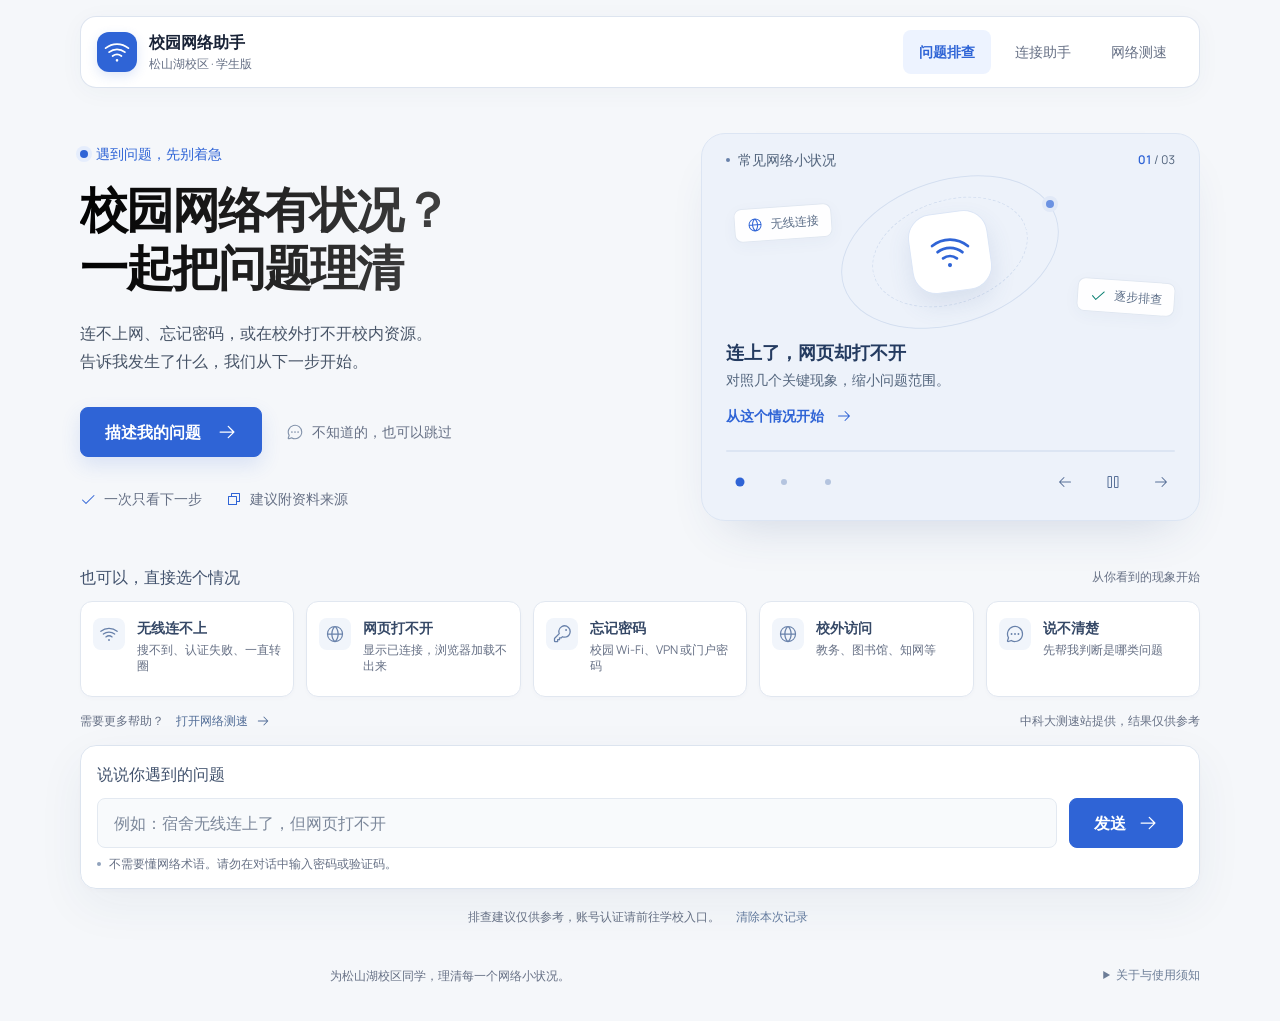
<file: index.html>
<!DOCTYPE html>
<html lang="zh-CN">
<head>
<meta charset="UTF-8">
<meta name="viewport" content="width=device-width, initial-scale=1, viewport-fit=cover">
<meta name="theme-color" content="#F5F7FA">
<title>松山湖校区学生网络排障助手</title>
<meta name="description" content="广东科技学院松山湖校区学生校园 Wi-Fi、VPN 密码、WebVPN 排障助手。依据校方公开资料和对照观察给出下一步，标注来源与未知项。">
<link rel="stylesheet" href="./assets/styles.css">
<link rel="stylesheet" href="./assets/visual.css">
<link rel="icon" type="image/svg+xml" href="./assets/favicon.svg">
</head>
<body>
<a class="skip-link" href="#view">跳到主要内容</a>

<div class="app">
  <header class="topbar">
    <button class="brand" type="button" data-action="home" aria-label="返回网络助手首页">
      <span class="brand__mark" aria-hidden="true"><svg viewBox="0 0 256 256" fill="currentColor"><path d="M140,204a12,12,0,1,1-12-12A12,12,0,0,1,140,204ZM237.08,87A172,172,0,0,0,18.92,87,8,8,0,0,0,29.08,99.37a156,156,0,0,1,197.84,0A8,8,0,0,0,237.08,87ZM205,122.77a124,124,0,0,0-153.94,0A8,8,0,0,0,61,135.31a108,108,0,0,1,134.06,0,8,8,0,0,0,11.24-1.3A8,8,0,0,0,205,122.77Zm-32.26,35.76a76.05,76.05,0,0,0-89.42,0,8,8,0,0,0,9.42,12.94,60,60,0,0,1,70.58,0,8,8,0,1,0,9.42-12.94Z"/></svg></span>
      <span class="brand__text">
        <strong>校园网络助手</strong>
        <small>松山湖校区 · 学生版</small>
      </span>
    </button>
    <nav class="topbar__nav" aria-label="主要功能">
      <span class="topbar__current" aria-current="page">问题排查</span>
      <a href="campus-connect/index.html">连接助手</a>
      <button type="button" class="topbar__action" data-action="speedtest-open" aria-haspopup="dialog">网络测速</button>
    </nav>
    <button type="button" class="btn btn--ghost btn--sm" id="btn-restart" hidden>重新开始</button>
  </header>

  <main class="layout layout--chat">
    <section class="stage stage--chat">
      <ol class="steps-bar" id="steps-bar" hidden aria-label="排查进度"></ol>
      <div id="chat-thread" class="chat-thread" aria-live="polite"></div>
      <div id="view" class="view chat-current chat-live" tabindex="-1"></div>

      <form class="chat-composer" id="chat-composer" autocomplete="off">
        <label class="chat-composer__label title-3" for="chat-input">说说你遇到的问题</label>
        <div class="chat-chips" aria-label="快捷问题">
          <button type="button" class="chip" data-action="chat-chip" data-text="我的 Wi-Fi 连不上">连不上网</button>
          <button type="button" class="chip" data-action="chat-chip" data-text="我忘记了校园 Wi-Fi 密码">忘记密码</button>
          <button type="button" class="chip" data-action="chat-chip" data-text="校园网套餐多少钱">套餐价格</button>
          <button type="button" class="chip" data-action="chat-chip" data-text="我在校外打不开教务系统">校外访问校内资源</button>
          <button type="button" class="chip" data-action="chat-chip" data-text="我想找人工帮忙">找人工</button>
        </div>
        <div class="chat-composer__row">
          <input id="chat-input" type="text" maxlength="500" placeholder="例如：宿舍无线连上了，但网页打不开" aria-label="描述你的网络问题">
          <button type="submit" class="btn btn--primary chat-send" aria-label="发送消息"><span>发送</span><svg class="ui-icon" viewBox="0 0 256 256" fill="currentColor" aria-hidden="true"><path d="M221.66,133.66l-72,72a8,8,0,0,1-11.32-11.32L196.69,136H40a8,8,0,0,1,0-16H196.69L138.34,61.66a8,8,0,0,1,11.32-11.32l72,72A8,8,0,0,1,221.66,133.66Z"/></svg></button>
        </div>
        <p class="chat-composer__note">不需要懂网络术语。请勿在对话中输入密码或验证码。</p>
      </form>

      <p class="chat-foot">
        排查建议仅供参考，账号认证请前往学校入口。
        <button type="button" class="chat-foot__clear" data-action="clear">清除本次记录</button>
      </p>
    </section>
  </main>

  <footer class="footer">
    <p class="footer__signature">为松山湖校区同学，理清每一个网络小状况。</p>
    <details class="about-disclosure">
      <summary>关于与使用须知</summary>
      <div>
        <p>本工具依据校方公开资料和用户反馈提供排查参考；通用设备建议会另行标注，不构成官方答复，也不代表已经报修。</p>
        <p>聊天排障不提交工单、不扫描校园网络、不修改设备设置。连接助手的操作由你主动发起，运行条件见该页面说明。</p>
        <p class="footer__meta">资料核验基准日 2026-11-07 · 广东科技学院松山湖校区在校学生适用</p>
      </div>
    </details>
  </footer>
</div>

<div class="speed-layer" id="speed-layer" hidden>
  <div class="speed-dialog" role="dialog" aria-modal="true" aria-labelledby="speed-title">
    <div class="speed-dialog__head">
      <h2 class="speed-dialog__title" id="speed-title">网络测速</h2>
      <button type="button" class="speed-dialog__close" data-action="speedtest-close" aria-label="关闭网络测速" title="关闭">
        <svg class="ui-icon" viewBox="0 0 256 256" fill="currentColor" aria-hidden="true" focusable="false"><path d="M205.66,194.34a8,8,0,0,1-11.32,11.32L128,139.31,61.66,205.66a8,8,0,0,1-11.32-11.32L116.69,128,50.34,61.66a8,8,0,0,1,11.32-11.32L128,116.69l66.34-66.35a8,8,0,0,1,11.32,11.32L139.31,128Z"/></svg>
      </button>
    </div>
    <div class="speed-dialog__body" id="speed-body"></div>
  </div>
</div>

<div class="toast" id="toast" role="status" aria-live="polite"></div>

<script src="./data/knowledge.js"></script>
<script src="./data/knowledge-base.js"></script>
<script src="./data/diagnostics.js"></script>
<script src="./js/session.js"></script>
<script src="./js/diagnostics.js"></script>
<script src="./js/engine.js"></script>
<script src="./js/icons.js"></script>
<script src="./js/ui.js"></script>
<script src="./js/api.js"></script>
<script src="./js/welcome.js"></script>
<script src="./js/app.js"></script>
</body>
</html>
</file>
<file: assets/styles.css>
:root {
  --bg: #f5f7fa;
  --surface: #ffffff;
  --ink: #101828;
  --ink-2: #344054;
  --muted: #667085;
  --line: #e4e7ec;
  --brand: #12457a;
  --brand-2: #0b3157;
  --brand-soft: #eef4fb;
  --accent: #0e9384;
  --accent-soft: #ecfdf3;
  --warn: #b54708;
  --warn-soft: #fffaeb;
  --danger: #b42318;
  --radius: 16px;
  --shadow: 0 1px 2px rgba(16, 24, 40, .06), 0 12px 32px -18px rgba(16, 24, 40, .28);
  --sans: -apple-system, BlinkMacSystemFont, "Segoe UI", "PingFang SC", "Hiragino Sans GB", "Microsoft YaHei", "Helvetica Neue", Arial, sans-serif;
}

* { box-sizing: border-box; }

html { -webkit-text-size-adjust: 100%; }

body {
  margin: 0;
  background: var(--bg);
  color: var(--ink);
  font-family: var(--sans);
  font-size: 16px;
  line-height: 1.6;
  -webkit-font-smoothing: antialiased;
}

button { font: inherit; color: inherit; }
h1, h2, h3, p, ul, ol { margin: 0; }
ul, ol { padding: 0; list-style: none; }

.skip-link {
  position: absolute;
  left: -9999px;
  top: 8px;
  padding: 10px 16px;
  background: var(--surface);
  border-radius: 10px;
  z-index: 60;
}
.skip-link:focus { left: 8px; }

.app {
  min-height: 100vh;
  display: flex;
  flex-direction: column;
}

/* ---------- 顶栏 ---------- */
.topbar {
  position: sticky;
  top: 0;
  z-index: 40;
  display: flex;
  align-items: center;
  justify-content: space-between;
  gap: 12px;
  padding: 12px 16px;
  padding-top: calc(12px + env(safe-area-inset-top, 0px));
  background: linear-gradient(135deg, var(--brand-2), var(--brand));
  color: #fff;
}

.brand {
  display: flex;
  align-items: center;
  gap: 10px;
  min-width: 0;
}

.brand__mark {
  display: grid;
  place-items: center;
  width: 34px;
  height: 34px;
  flex: 0 0 34px;
  border-radius: 10px;
  background: rgba(255, 255, 255, .16);
  border: 1px solid rgba(255, 255, 255, .28);
  font-size: 15px;
  font-weight: 700;
}

.brand__text {
  display: flex;
  flex-direction: column;
  line-height: 1.25;
  min-width: 0;
}
.brand__text strong { font-size: 15px; letter-spacing: .2px; }
.brand__text small { font-size: 11px; color: rgba(255, 255, 255, .72); }

/* ---------- 布局 ---------- */
.layout {
  width: 100%;
  max-width: 1120px;
  margin: 0 auto;
  padding: 16px;
  display: grid;
  gap: 16px;
  flex: 1;
  align-items: start;
}

.stage { min-width: 0; }

@media (min-width: 1000px) {
  .layout {
    padding: 24px;
    grid-template-columns: minmax(0, 1fr) 316px;
    gap: 24px;
  }
}

/* ---------- 进度条 ---------- */
.steps-bar {
  display: flex;
  align-items: center;
  gap: 4px;
  margin-bottom: 14px;
  padding: 0 2px;
  counter-reset: step;
}

.steps-bar li {
  flex: 1;
  position: relative;
  display: flex;
  align-items: center;
  gap: 6px;
  font-size: 12px;
  color: var(--muted);
  min-width: 0;
}

.steps-bar li::before {
  counter-increment: step;
  content: counter(step);
  display: grid;
  place-items: center;
  width: 22px;
  height: 22px;
  flex: 0 0 22px;
  border-radius: 50%;
  background: var(--line);
  color: var(--muted);
  font-size: 11px;
  font-weight: 700;
}

.steps-bar li::after {
  content: "";
  flex: 1;
  height: 2px;
  background: var(--line);
  border-radius: 2px;
  margin-left: 4px;
  min-width: 8px;
}
.steps-bar li:last-child::after { display: none; }

.steps-bar li span {
  overflow: hidden;
  text-overflow: ellipsis;
  white-space: nowrap;
}

.steps-bar li.is-done::before {
  content: "✓";
  background: var(--brand);
  color: #fff;
}
.steps-bar li.is-done::after { background: var(--brand); }

.steps-bar li.is-current { color: var(--brand); font-weight: 600; }
.steps-bar li.is-current::before {
  background: var(--brand);
  color: #fff;
  box-shadow: 0 0 0 3px rgba(18, 69, 122, .14);
}

/* ---------- 卡片 ---------- */
.card {
  background: var(--surface);
  border: 1px solid var(--line);
  border-radius: var(--radius);
  box-shadow: var(--shadow);
  padding: 20px;
  animation: rise .28s ease both;
}

@media (min-width: 640px) {
  .card { padding: 26px; }
}

@keyframes rise {
  from { opacity: 0; transform: translateY(8px); }
  to { opacity: 1; transform: none; }
}

@media (prefers-reduced-motion: reduce) {
  .card { animation: none; }
}

.card__eyebrow {
  display: inline-block;
  font-size: 11px;
  font-weight: 700;
  letter-spacing: .12em;
  text-transform: uppercase;
  color: var(--accent);
  margin-bottom: 8px;
}

.card__title {
  font-size: 20px;
  line-height: 1.35;
  letter-spacing: -.01em;
  margin-bottom: 6px;
}

.card__hint {
  color: var(--muted);
  font-size: 14px;
  margin-bottom: 18px;
}

.card__body {
  color: var(--ink-2);
  font-size: 15px;
}

/* ---------- 首页 ---------- */
.hero {
  padding: 8px 4px 20px;
}

.hero__eyebrow {
  display: inline-flex;
  align-items: center;
  gap: 6px;
  font-size: 12px;
  font-weight: 600;
  color: var(--brand);
  background: var(--brand-soft);
  border: 1px solid #d7e4f2;
  border-radius: 999px;
  padding: 4px 10px;
  margin-bottom: 14px;
}

.hero__title {
  font-size: 26px;
  line-height: 1.3;
  letter-spacing: -.02em;
  margin-bottom: 10px;
}

.hero__title em {
  font-style: normal;
  color: var(--brand);
}

.hero__lead {
  color: var(--muted);
  font-size: 15px;
  max-width: 46ch;
}

@media (min-width: 640px) {
  .hero__title { font-size: 32px; }
}

.entry-grid {
  display: grid;
  gap: 12px;
}

@media (min-width: 640px) {
  .entry-grid { grid-template-columns: 1fr 1fr; }
}

.entry {
  display: grid;
  grid-template-columns: auto 1fr auto;
  grid-template-areas:
    "no title go"
    "no desc  go";
  gap: 2px 12px;
  width: 100%;
  text-align: left;
  padding: 16px 18px;
  background: var(--surface);
  border: 1px solid var(--line);
  border-radius: 14px;
  box-shadow: 0 1px 2px rgba(16, 24, 40, .04);
  cursor: pointer;
  transition: border-color .16s, box-shadow .16s, transform .16s;
}

.entry:hover { border-color: #b9cfe6; box-shadow: var(--shadow); }
.entry:active { transform: scale(.99); }

.entry__no {
  grid-area: no;
  align-self: center;
  font-size: 12px;
  font-weight: 700;
  color: var(--brand);
  background: var(--brand-soft);
  border-radius: 8px;
  padding: 6px 7px;
  line-height: 1;
}

.entry__title { grid-area: title; font-size: 16px; font-weight: 600; }
.entry__desc { grid-area: desc; font-size: 13px; color: var(--muted); }
.entry__go {
  grid-area: go;
  align-self: center;
  color: var(--brand);
  font-size: 18px;
  opacity: .5;
  transition: opacity .16s, transform .16s;
}
.entry:hover .entry__go { opacity: 1; transform: translateX(2px); }

/* ---------- 选项按钮 ---------- */
.opt-list {
  display: grid;
  gap: 10px;
}

.opt {
  display: flex;
  align-items: center;
  justify-content: space-between;
  gap: 12px;
  width: 100%;
  text-align: left;
  padding: 14px 16px;
  background: #fff;
  border: 1px solid var(--line);
  border-radius: 12px;
  font-size: 15px;
  cursor: pointer;
  transition: border-color .16s, background .16s, transform .1s;
}

.opt:hover { border-color: var(--brand); background: var(--brand-soft); }
.opt:active { transform: scale(.995); }

.opt::after {
  content: "→";
  color: var(--brand);
  opacity: .45;
  flex: 0 0 auto;
}

/* ---------- 步骤 ---------- */
.step-list { display: grid; gap: 10px; }

.step-item {
  border: 1px solid var(--line);
  border-radius: 12px;
  padding: 14px;
  background: #fff;
  transition: border-color .2s, background .2s;
}

.step-item.is-done { border-color: #b7e4d8; background: var(--accent-soft); }
.step-item.is-skip { background: #fafafa; }

.step-item__top {
  display: flex;
  gap: 10px;
  align-items: flex-start;
}

.step-item__idx {
  flex: 0 0 22px;
  height: 22px;
  display: grid;
  place-items: center;
  border-radius: 50%;
  background: var(--brand-soft);
  color: var(--brand);
  font-size: 12px;
  font-weight: 700;
  margin-top: 1px;
}

.step-item__text { font-size: 15px; color: var(--ink-2); }

.step-item__note {
  margin: 6px 0 0 32px;
  font-size: 13px;
  color: var(--muted);
}

.step-item__actions {
  display: flex;
  flex-wrap: wrap;
  gap: 8px;
  margin: 12px 0 0 32px;
}

.chip {
  padding: 6px 12px;
  border-radius: 999px;
  border: 1px solid var(--line);
  background: #fff;
  font-size: 13px;
  color: var(--ink-2);
  cursor: pointer;
  transition: all .16s;
}

.chip:hover { border-color: var(--brand); color: var(--brand); }
.chip[aria-pressed="true"] { background: var(--brand); border-color: var(--brand); color: #fff; }
.chip[aria-pressed="true"][data-result="fail"] { background: var(--danger); border-color: var(--danger); }
.chip[aria-pressed="true"][data-result="na"] { background: var(--muted); border-color: var(--muted); }

/* ---------- 徽章 ---------- */
.badge {
  display: inline-flex;
  align-items: center;
  gap: 4px;
  padding: 2px 8px;
  border-radius: 999px;
  font-size: 11px;
  font-weight: 600;
  line-height: 1.7;
  white-space: nowrap;
}

.badge--official { background: var(--accent-soft); color: #067647; border: 1px solid #abefc6; }
.badge--general { background: var(--warn-soft); color: var(--warn); border: 1px solid #fedf89; }
.badge--pending { background: #f9fafb; color: var(--muted); border: 1px solid var(--line); }

/* ---------- 来源 ---------- */
.source-block {
  margin-top: 18px;
  border-top: 1px dashed var(--line);
  padding-top: 14px;
}

.source-block__title {
  font-size: 12px;
  font-weight: 700;
  color: var(--muted);
  letter-spacing: .04em;
  margin-bottom: 8px;
}

.source {
  display: block;
  font-size: 13px;
  color: var(--ink-2);
  text-decoration: none;
  padding: 10px 12px;
  border: 1px solid var(--line);
  border-radius: 10px;
  background: #fcfcfd;
  word-break: break-all;
}
.source + .source { margin-top: 8px; }
.source:hover { border-color: var(--brand); }
.source__title { color: var(--brand); font-weight: 600; }
.source__meta { display: block; color: var(--muted); font-size: 12px; margin-top: 2px; }

/* ---------- 结果 ---------- */
.result-head {
  display: flex;
  align-items: center;
  gap: 10px;
  margin-bottom: 10px;
}

.result-mark {
  display: grid;
  place-items: center;
  width: 34px;
  height: 34px;
  flex: 0 0 34px;
  border-radius: 50%;
  font-size: 16px;
  font-weight: 700;
}
.result-mark--ok { background: var(--accent-soft); color: #067647; }
.result-mark--help { background: var(--warn-soft); color: var(--warn); }

.copy-box { margin-top: 16px; }

.copy-box__label {
  display: flex;
  justify-content: space-between;
  align-items: baseline;
  gap: 8px;
  font-size: 13px;
  font-weight: 600;
  color: var(--ink-2);
  margin-bottom: 6px;
}

.copy-box__warn {
  font-weight: 400;
  font-size: 12px;
  color: var(--muted);
}

.copy-box textarea {
  width: 100%;
  min-height: 220px;
  padding: 12px 14px;
  border: 1px solid var(--line);
  border-radius: 12px;
  background: #fcfcfd;
  color: var(--ink-2);
  font-family: ui-monospace, SFMono-Regular, Menlo, Consolas, monospace;
  font-size: 13px;
  line-height: 1.7;
  resize: vertical;
}

.copy-box textarea:focus {
  outline: none;
  border-color: var(--brand);
  box-shadow: 0 0 0 3px rgba(18, 69, 122, .12);
}

.extra-field { margin-top: 12px; }
.extra-field label {
  display: block;
  font-size: 13px;
  font-weight: 600;
  color: var(--ink-2);
  margin-bottom: 6px;
}
.extra-field input {
  width: 100%;
  padding: 11px 14px;
  border: 1px solid var(--line);
  border-radius: 10px;
  font-size: 14px;
  background: #fff;
}
.extra-field input:focus {
  outline: none;
  border-color: var(--brand);
  box-shadow: 0 0 0 3px rgba(18, 69, 122, .12);
}
.extra-field small { display: block; color: var(--muted); font-size: 12px; margin-top: 4px; }

/* ---------- 联系方式 ---------- */
.contact {
  padding: 12px 14px;
  border: 1px solid var(--line);
  border-radius: 12px;
  background: #fcfcfd;
}
.contact + .contact { margin-top: 10px; }
.contact__name { font-weight: 600; font-size: 14px; }
.contact__phone {
  display: inline-block;
  margin-top: 2px;
  font-size: 15px;
  font-weight: 700;
  color: var(--brand);
  letter-spacing: .02em;
  text-decoration: none;
}
.contact__phone:hover { text-decoration: underline; }
.contact__phone--none { color: var(--muted); font-weight: 500; font-size: 13px; }
.contact__scope { font-size: 13px; color: var(--muted); margin-top: 4px; }
.contact__caution { font-size: 12px; color: var(--warn); margin-top: 6px; }
.contact__wechat {
  display: flex;
  align-items: center;
  gap: 8px;
  margin-top: 2px;
  font-size: 15px;
  font-weight: 700;
  color: var(--brand);
}
.contact__wechat-id { font-family: inherit; letter-spacing: .02em; }
.contact__wechat-copy {
  padding: 2px 10px;
  font-size: 12px;
  font-weight: 600;
  color: var(--brand);
  border: 1px solid var(--line);
  border-radius: 999px;
  background: #fff;
  cursor: pointer;
}
.contact__wechat-copy:hover { text-decoration: underline; }
.contact__origin { font-size: 12px; color: var(--muted); margin-top: 6px; line-height: 1.6; }

/* ---------- 按钮 ---------- */
.btn {
  display: inline-flex;
  align-items: center;
  justify-content: center;
  gap: 6px;
  padding: 11px 18px;
  border-radius: 10px;
  border: 1px solid transparent;
  font-size: 15px;
  font-weight: 600;
  cursor: pointer;
  transition: background .16s, border-color .16s, color .16s, transform .1s;
  text-decoration: none;
}

.btn:active { transform: scale(.99); }

.btn--primary { background: var(--brand); color: #fff; }
.btn--primary:hover { background: var(--brand-2); }

.btn--ghost {
  background: rgba(255, 255, 255, .12);
  color: #fff;
  border-color: rgba(255, 255, 255, .28);
}
.btn--ghost:hover { background: rgba(255, 255, 255, .2); }

.btn--soft {
  background: var(--brand-soft);
  color: var(--brand);
  border-color: #d7e4f2;
}
.btn--soft:hover { background: #e3eefa; }

.btn--sm { padding: 8px 14px; font-size: 13px; }

.btn--block { width: 100%; }
.btn[disabled] { opacity: .45; cursor: not-allowed; }

.actions {
  display: flex;
  flex-wrap: wrap;
  gap: 10px;
  margin-top: 20px;
}
.actions--end { justify-content: space-between; }

/* ---------- 侧栏 ---------- */
.sidebar { display: grid; gap: 12px; }

@media (max-width: 999px) {
  .sidebar { order: 2; }
}

.side-card {
  background: var(--surface);
  border: 1px solid var(--line);
  border-radius: 14px;
  padding: 16px;
}

.side-card--note { background: #fbfcfe; }

.side-card__title {
  font-size: 13px;
  font-weight: 700;
  color: var(--ink-2);
  margin-bottom: 10px;
}

.empty {
  font-size: 13px;
  color: var(--muted);
  line-height: 1.7;
}

.trace__item {
  position: relative;
  padding: 0 0 12px 16px;
  font-size: 13px;
  border-left: 2px solid #e9edf3;
  margin-left: 4px;
}
.trace__item:last-child { padding-bottom: 0; border-left-color: transparent; }
.trace__item::before {
  content: "";
  position: absolute;
  left: -5px;
  top: 6px;
  width: 8px;
  height: 8px;
  border-radius: 50%;
  background: var(--brand);
}
.trace__q { color: var(--muted); font-size: 12px; }
.trace__a { color: var(--ink-2); font-weight: 600; }

.note-list { display: grid; gap: 6px; }
.note-list li {
  position: relative;
  padding-left: 14px;
  font-size: 13px;
  color: var(--muted);
  line-height: 1.65;
}
.note-list li::before {
  content: "";
  position: absolute;
  left: 2px;
  top: 9px;
  width: 4px;
  height: 4px;
  border-radius: 50%;
  background: #b8c2cf;
}

.source-list .source { background: #fff; }

/* ---------- 页脚 ---------- */
.footer {
  padding: 20px 16px calc(24px + env(safe-area-inset-bottom, 0px));
  border-top: 1px solid var(--line);
  background: #fff;
  text-align: center;
}
.footer p {
  max-width: 720px;
  margin: 0 auto;
  font-size: 12px;
  color: var(--muted);
  line-height: 1.75;
}
.footer__meta { margin-top: 4px !important; color: #98a2b3 !important; }

/* ---------- Toast ---------- */
.toast {
  position: fixed;
  left: 50%;
  bottom: calc(24px + env(safe-area-inset-bottom, 0px));
  transform: translate(-50%, 12px);
  background: #101828;
  color: #fff;
  font-size: 13px;
  padding: 10px 18px;
  border-radius: 999px;
  opacity: 0;
  pointer-events: none;
  transition: opacity .2s, transform .2s;
  z-index: 80;
  max-width: calc(100vw - 32px);
  text-align: center;
}
.toast.is-show { opacity: 1; transform: translate(-50%, 0); }

/* ---------- 首页快速描述 ---------- */
.quick-ask {
  margin: 0 4px 16px;
  padding: 14px;
  background: #fff;
  border: 1px solid var(--line);
  border-radius: 14px;
}
.quick-ask__label {
  display: block;
  font-size: 13px;
  font-weight: 600;
  color: var(--ink-2);
  margin-bottom: 8px;
}
.quick-ask__row { display: flex; gap: 8px; }
.quick-ask__row input {
  flex: 1;
  min-width: 0;
  padding: 10px 12px;
  border: 1px solid var(--line);
  border-radius: 10px;
  font-size: 14px;
  background: #fff;
}
.quick-ask__row input:focus {
  outline: none;
  border-color: var(--brand);
  box-shadow: 0 0 0 3px rgba(18, 69, 122, .12);
}
.quick-ask__note { margin-top: 6px; font-size: 12px; color: var(--muted); line-height: 1.6; }

.mode-note {
  margin: 14px 4px 0;
  font-size: 12px;
  color: var(--muted);
  display: flex;
  align-items: center;
  gap: 6px;
  flex-wrap: wrap;
  line-height: 1.6;
}

.page-notice {
  margin: 0 4px 12px;
  padding: 12px 14px;
  border-radius: 12px;
  background: var(--warn-soft);
  border: 1px solid #fedf89;
  color: #7a2e0e;
  font-size: 13px;
  line-height: 1.65;
}

/* ---------- 诊断 ---------- */
.budget {
  display: inline-block;
  font-size: 11px;
  color: var(--muted);
  margin-bottom: 8px;
}

.why {
  margin: 0 0 16px;
  padding: 10px 12px;
  background: var(--brand-soft);
  border-left: 3px solid var(--brand);
  border-radius: 0 8px 8px 0;
  font-size: 13px;
  color: var(--ink-2);
  line-height: 1.65;
}
.why__label {
  display: block;
  font-size: 11px;
  font-weight: 700;
  color: var(--brand);
  letter-spacing: .08em;
  margin-bottom: 2px;
}

.opt__main { display: flex; flex-direction: column; gap: 2px; }
.opt__meta { font-size: 11px; color: var(--muted); font-weight: 400; }

/* ---------- 结果评估 ---------- */
.result-mark--info { background: var(--brand-soft); color: var(--brand); }

.assess { display: grid; gap: 12px; margin-top: 16px; }
.assess--compact { margin-top: 12px; }
.assess__block {
  padding: 12px 14px;
  background: #fcfcfd;
  border: 1px solid var(--line);
  border-radius: 12px;
}
.assess__title {
  font-size: 12px;
  font-weight: 700;
  color: var(--muted);
  letter-spacing: .06em;
  margin-bottom: 6px;
}
.assess__list { display: grid; gap: 4px; }
.assess__list li {
  position: relative;
  padding-left: 14px;
  font-size: 14px;
  color: var(--ink-2);
  line-height: 1.65;
}
.assess__list li::before {
  content: "";
  position: absolute;
  left: 3px;
  top: 9px;
  width: 4px;
  height: 4px;
  border-radius: 50%;
  background: var(--brand);
  opacity: .5;
}
.assess__text { font-size: 14px; color: var(--ink-2); line-height: 1.7; }
.assess__disclaimer { margin-top: 14px; font-size: 12px; color: var(--muted); line-height: 1.65; }

/* ---------- 步骤进度 ---------- */
.step-progress { margin-top: 12px; font-size: 12px; color: var(--muted); }

/* ---------- 修改回答 ---------- */
.revise-list { display: grid; gap: 8px; margin-top: 4px; }
.revise-row {
  display: flex;
  align-items: center;
  justify-content: space-between;
  gap: 12px;
  padding: 10px 12px;
  border: 1px solid var(--line);
  border-radius: 10px;
  background: #fcfcfd;
}
.revise-row__q { font-size: 12px; color: var(--muted); }
.revise-row__a { font-size: 14px; color: var(--ink-2); font-weight: 600; }

/* ---------- 草稿状态 ---------- */
.draft-state {
  margin-top: 10px;
  padding: 10px 12px;
  border-radius: 10px;
  background: var(--brand-soft);
  font-size: 12px;
  color: var(--ink-2);
  line-height: 1.65;
}
.draft-state--warn {
  background: var(--warn-soft);
  border: 1px solid #fedf89;
  color: #7a2e0e;
}
.draft-state .actions { margin-top: 8px; }

.save-toggle {
  display: flex;
  align-items: flex-start;
  gap: 8px;
  margin-top: 12px;
  font-size: 13px;
  color: var(--ink-2);
  line-height: 1.6;
  cursor: pointer;
}
.save-toggle input {
  margin-top: 3px;
  width: 16px;
  height: 16px;
  flex: 0 0 16px;
  accent-color: var(--brand);
}

/* ---------- 隐私 ---------- */
.privacy__state { font-size: 13px; color: var(--ink-2); line-height: 1.6; }
.privacy__meta { margin: 4px 0 10px; font-size: 12px; color: var(--muted); line-height: 1.6; }

.trace__item--muted { opacity: .55; }

/* ---------- 触摸目标与小屏适配 ---------- */
.opt, .chip { min-height: 44px; }
.view { overflow-wrap: anywhere; }

@media (max-width: 420px) {
  .quick-ask__row { flex-direction: column; }
  .quick-ask__row .btn { width: 100%; }
  .actions--end { flex-direction: column-reverse; }
  .actions--end .btn { width: 100%; }
  .actions .btn { flex: 1 1 auto; }
}

/* ---------- 现象入口与已记录信息 ---------- */
.captured {
  margin: 0 0 16px;
  padding: 12px 14px;
  border-radius: 12px;
  background: var(--accent-soft);
  border: 1px solid #abefc6;
}
.captured__title { font-size: 12px; font-weight: 700; color: #067647; margin-bottom: 6px; }
.captured__list { display: grid; gap: 2px; }
.captured__list li {
  position: relative;
  padding-left: 12px;
  font-size: 13px;
  color: var(--ink-2);
  line-height: 1.6;
}
.captured__list li::before {
  content: "";
  position: absolute;
  left: 2px;
  top: 8px;
  width: 4px;
  height: 4px;
  border-radius: 50%;
  background: #067647;
}
.captured__hint { margin-top: 6px; font-size: 12px; color: var(--muted); }

/* ---------- 结果页层次 ---------- */
.assess__lead { margin: 0 0 10px; font-size: 15px; color: var(--ink-2); line-height: 1.7; }
.assess__key-unknown {
  margin: 0 0 16px;
  padding: 10px 12px;
  border-radius: 10px;
  background: var(--warn-soft);
  border: 1px solid #fedf89;
  font-size: 13px;
  color: #7a2e0e;
  line-height: 1.65;
}
.actions--stack { flex-direction: column; }
.actions--stack .btn { width: 100%; }

.assess-details { margin-top: 18px; border-top: 1px dashed var(--line); padding-top: 12px; }
.assess-details > summary,
.copy-details > summary {
  cursor: pointer;
  font-size: 13px;
  font-weight: 600;
  color: var(--brand);
  padding: 6px 0;
  list-style: none;
}
.assess-details > summary::-webkit-details-marker,
.copy-details > summary::-webkit-details-marker { display: none; }
.assess-details > summary::before,
.copy-details > summary::before { content: "▸ "; }
.assess-details[open] > summary::before,
.copy-details[open] > summary::before { content: "▾ "; }

/* ---------- 求助卡背景字段 ---------- */
.context-fields {
  margin-top: 16px;
  padding: 14px;
  border: 1px solid var(--line);
  border-radius: 12px;
  background: #fcfcfd;
}
.context-fields__title { font-size: 13px; font-weight: 700; color: var(--ink-2); margin-bottom: 10px; }
.field-row { display: grid; gap: 6px; margin-bottom: 10px; }
.field-row:last-of-type { margin-bottom: 0; }
.field-row label { font-size: 12px; color: var(--muted); }
.field-row input,
.field-row select {
  width: 100%;
  padding: 10px 12px;
  border: 1px solid var(--line);
  border-radius: 10px;
  font-size: 14px;
  background: #fff;
}
.field-row input:focus,
.field-row select:focus {
  outline: none;
  border-color: var(--brand);
  box-shadow: 0 0 0 3px rgba(18, 69, 122, .12);
}
.context-fields__hint { margin-top: 8px; font-size: 12px; color: var(--muted); line-height: 1.6; }

.copy-details { margin-top: 16px; border-top: 1px dashed var(--line); padding-top: 8px; }
.copy-details .copy-box { margin-top: 6px; }

.side-card[hidden] { display: none; }

/* ---------- 网络测速（第三方） ---------- */
.tool-row {
  display: flex;
  flex-wrap: wrap;
  align-items: center;
  gap: 10px;
  margin-top: 14px;
}
.tool-row__note { font-size: 12px; color: var(--muted); line-height: 1.6; }

.speed-layer {
  position: fixed;
  inset: 0;
  z-index: 70;
  display: grid;
  place-items: center;
  padding: 16px;
  background: rgba(16, 24, 40, .55);
}
.speed-layer[hidden] { display: none; }

.speed-dialog {
  width: min(760px, 100%);
  max-height: calc(100vh - 32px);
  display: flex;
  flex-direction: column;
  background: var(--surface);
  border-radius: var(--radius);
  box-shadow: var(--shadow);
  overflow: hidden;
}

.speed-dialog__head {
  display: flex;
  align-items: center;
  justify-content: space-between;
  gap: 12px;
  padding: 12px 18px;
  border-bottom: 1px solid var(--line);
}
.speed-dialog__title { font-size: 17px; }

.speed-dialog__close {
  display: inline-grid;
  place-items: center;
  width: 36px;
  height: 36px;
  margin: -4px -6px -4px 0;
  padding: 0;
  border: 0;
  border-radius: 8px;
  background: none;
  color: var(--ink-2);
  cursor: pointer;
  transition: color .2s, background-color .2s;
}
.speed-dialog__close:hover { color: var(--brand); background: var(--brand-soft); }
.speed-dialog__close .ui-icon { width: 18px; height: 18px; }
@media (pointer: coarse) {
  .speed-dialog__close { width: 44px; height: 44px; margin: -10px -10px -10px 0; }
}

.speed-dialog__body {
  display: flex;
  flex-direction: column;
  min-height: 0;
  overflow: auto;
}

.speed-note {
  padding: 16px 18px;
  font-size: 14px;
  color: var(--ink-2);
  line-height: 1.7;
}
.speed-note__lead { margin: 0; }
.speed-note__list {
  margin: 10px 0 0;
  padding-left: 18px;
  list-style: disc;
}
.speed-note__list li { margin-top: 4px; }
.speed-note .actions { margin-top: 16px; }
.speed-note .btn { text-decoration: none; }

.speed-frame-wrap {
  flex: 1;
  min-height: 0;
  border-top: 1px solid var(--line);
  background: var(--bg);
}
.speed-frame-wrap[hidden] { display: none; }
.speed-frame-wrap iframe {
  display: block;
  width: 100%;
  height: min(560px, 58vh);
  border: 0;
}

body.is-locked { overflow: hidden; }

@media (max-width: 640px) {
  .speed-layer { padding: 0; }
  .speed-dialog { width: 100%; height: 100%; max-height: none; border-radius: 0; }
  .speed-frame-wrap iframe { height: 100%; }
}

/* ---------- 聊天主窗口 ---------- */
.layout--chat {
  display: block;
  max-width: 860px;
  margin: 0 auto;
  padding: 16px 16px 0;
}

.stage--chat {
  display: flex;
  flex-direction: column;
}

.chat-thread {
  display: flex;
  flex-direction: column;
  gap: 12px;
  padding: 8px 0 16px;
}

.chat-msg {
  max-width: 92%;
  padding: 12px 14px;
  border-radius: 16px;
  font-size: 15px;
  line-height: 1.7;
  word-break: break-word;
}
.chat-msg--user {
  align-self: flex-end;
  background: var(--brand);
  color: #fff;
  border-bottom-right-radius: 4px;
}
.chat-msg--assistant {
  align-self: flex-start;
  background: var(--surface);
  border: 1px solid var(--line);
  border-bottom-left-radius: 4px;
  box-shadow: 0 1px 2px rgba(16, 24, 40, .04);
}
.chat-msg--notice {
  align-self: center;
  padding: 8px 12px;
  border-radius: 10px;
  background: var(--warn-soft);
  color: #7a2e0e;
  font-size: 13px;
}
.chat-msg--thinking {
  display: flex;
  align-items: center;
  gap: 10px;
  padding: 12px 16px;
  color: var(--muted);
  font-size: 14px;
  line-height: 20px;
}
.thinking__dots { display: inline-flex; align-items: center; gap: 4px; height: 10px; flex: 0 0 auto; }
.thinking__dots i {
  width: 6px;
  height: 6px;
  border-radius: 50%;
  background: #9aa8c0;
  animation: thinking-dot 1.1s ease-in-out infinite;
}
.thinking__dots i:nth-child(2) { animation-delay: .16s; }
.thinking__dots i:nth-child(3) { animation-delay: .32s; }

@keyframes thinking-dot {
  0%, 60%, 100% { opacity: .35; transform: translateY(0); }
  30% { opacity: 1; transform: translateY(-3px); }
}

.chat-msg--past { opacity: .55; pointer-events: none; }
.chat-msg--past .chat-past { margin: 0; }
.chat-msg--past .card { animation: none; }

.chat-current { margin-top: 0; }
.chat-current > * { margin-bottom: 0; }

.chat-live {
  align-self: stretch;
  max-width: 100%;
  padding: 20px;
  border: 1px solid var(--line);
  border-radius: 16px;
  border-bottom-left-radius: 4px;
  background: var(--surface);
  box-shadow: 0 4px 16px rgba(42, 67, 105, .03);
}
.chat-live .card {
  padding: 0;
  border: 0;
  border-radius: 0;
  background: transparent;
  box-shadow: none;
  animation: none;
}
.chat-live[inert] { pointer-events: none; }
.chat-live:focus-visible { outline: none; }
.chat-live.is-revealing { animation: live-in .24s var(--motion-ease, ease-out) both; }
.chat-live.is-revealing .card > .opt-list,
.chat-live.is-revealing .card > .actions,
.chat-live.is-revealing .card > .step-list {
  animation: live-body-in .16s var(--motion-ease, ease-out) .1s both;
}
.chat-live.is-revealing .card > .why,
.chat-live.is-revealing .card > .captured,
.chat-live.is-revealing .card > .budget,
.chat-live.is-revealing .card > .assess-details,
.chat-live.is-revealing .card > .source-block,
.chat-live.is-revealing .card > .contact,
.chat-live.is-revealing .card > .context-fields,
.chat-live.is-revealing .card > .extra-field,
.chat-live.is-revealing .card > .copy-details,
.chat-live.is-revealing .card > .save-toggle,
.chat-live.is-revealing .card > .draft-state {
  animation: live-aux-in .16s var(--motion-ease, ease-out) .24s both;
}

@keyframes live-in {
  from { opacity: 0; transform: translateY(12px); }
  to { opacity: 1; transform: none; }
}
@keyframes live-body-in {
  from { opacity: 0; transform: translateY(10px); }
  to { opacity: 1; transform: none; }
}
@keyframes live-aux-in {
  from { opacity: 0; }
  to { opacity: 1; }
}

.chat-composer {
  position: sticky;
  bottom: 0;
  z-index: 20;
  margin: 0 -16px;
  padding: 10px 16px 12px;
  background: linear-gradient(180deg, rgba(245, 247, 250, .55), var(--bg) 34%);
  border-top: 1px solid var(--line);
}
.chat-chips {
  display: flex;
  gap: 8px;
  overflow-x: auto;
  padding-bottom: 8px;
  scrollbar-width: none;
}
.chat-chips::-webkit-scrollbar { display: none; }
.chat-chips .chip { flex: 0 0 auto; }
.chat-composer__row { display: flex; gap: 8px; align-items: center; }
.chat-composer__row input {
  flex: 1;
  min-width: 0;
  padding: 12px 14px;
  border: 1px solid var(--line);
  border-radius: 12px;
  font-size: 15px;
  background: #fff;
}
.chat-composer__row input:focus {
  outline: none;
  border-color: var(--brand);
  box-shadow: 0 0 0 3px rgba(18, 69, 122, .12);
}
.chat-composer__note { margin-top: 6px; font-size: 12px; color: var(--muted); }

.chat-foot {
  padding: 10px 0 20px;
  font-size: 12px;
  color: var(--muted);
  line-height: 1.7;
}
.chat-foot__clear {
  display: inline;
  margin-left: 6px;
  padding: 0;
  border: 0;
  background: none;
  color: var(--brand);
  font-size: 12px;
  text-decoration: underline;
  cursor: pointer;
}

.reply__text { margin: 0; }
.reply__question { margin: 10px 0 0; font-weight: 600; color: var(--ink); }
.reply__steps { margin: 10px 0 0; padding-left: 20px; list-style: decimal; }
.reply__step { margin-top: 6px; }
.reply__details { margin-top: 10px; }
.reply__details > summary {
  cursor: pointer;
  font-size: 13px;
  font-weight: 600;
  color: var(--brand);
}
.reply__contacts { margin-top: 10px; }
.reply__fallback { margin-top: 10px; font-size: 12px; color: var(--warn); }

@media (max-width: 640px) {
  .layout--chat { padding: 12px 12px 0; }
  .chat-composer { margin: 0 -12px; padding: 8px 12px 10px; }
  .chat-msg { max-width: 96%; }
}

:focus-visible {
  outline: 2px solid var(--brand);
  outline-offset: 2px;
}
</file>
<file: assets/visual.css>
/* Campus network assistant. Local assets only; no remote font or animation runtime. */
@font-face {
  font-family: Manrope;
  src: url('./fonts/Manrope-Variable.ttf') format('truetype');
  font-style: normal;
  font-weight: 200 800;
  font-display: swap;
}

:root {
  --bg: #f5f7fa;
  --surface: #fff;
  --ink: #182236;
  --ink-2: #475467;
  --muted: #667085;
  --line: #e0e6ef;
  --brand: #2f64d6;
  --brand-2: #2755b8;
  --brand-soft: #edf3ff;
  --accent: #087f71;
  --sans: Manrope, 'PingFang SC', 'Microsoft YaHei UI', 'Microsoft YaHei', sans-serif;
  --motion-ease: cubic-bezier(.22, 1, .36, 1);
  --shadow: 0 2px 4px rgba(36, 65, 110, .02), 0 16px 48px rgba(36, 65, 110, .06);
  --radius: 16px;
}

html { scroll-padding-top: 112px; }
body { font-family: var(--sans); background: var(--bg); }
button, input, textarea, select { font-family: inherit; }
button, a { -webkit-tap-highlight-color: transparent; }
button { cursor: pointer; }
[hidden] { display: none !important; }
button:disabled { cursor: default; }
h1, h2, h3 { text-wrap: balance; }
p { text-wrap: pretty; }
.ui-icon { width: 20px; height: 20px; flex: 0 0 auto; vertical-align: middle; }
.sr-only { position: absolute; width: 1px; height: 1px; padding: 0; margin: -1px; overflow: hidden; clip-path: inset(50%); white-space: nowrap; border: 0; }
.heading-2 { font-size: 48px; line-height: 1.2; font-weight: 600; letter-spacing: -.04em; }
.title-2 { font-size: 18px; line-height: 28px; font-weight: 500; }
.title-3 { font-size: 16px; line-height: 24px; font-weight: 500; }
.body-3 { font-size: 16px; line-height: 24px; font-weight: 400; }
.body-6 { font-size: 14px; line-height: 20px; font-weight: 400; }
.button-md { font-size: 16px; line-height: 24px; font-weight: 600; }
.button-sm { font-size: 14px; line-height: 20px; font-weight: 600; }
.caption-2 { font-size: 14px; line-height: 20px; font-weight: 400; }

/* A compact, floating product header. */
.topbar {
  top: 16px;
  width: calc(100% - 48px);
  max-width: 1120px;
  min-height: 72px;
  margin: 16px auto 0;
  padding: 12px 16px;
  gap: 16px;
  border: 1px solid rgba(218, 226, 238, .9);
  border-radius: 16px;
  background: rgba(255, 255, 255, .94);
  color: var(--ink);
  box-shadow: 0 4px 24px rgba(42, 67, 105, .04);
  -webkit-backdrop-filter: blur(16px);
  backdrop-filter: blur(16px);
}
.brand { border: 0; padding: 0; background: none; color: inherit; text-align: left; gap: 12px; }
.brand__mark { width: 40px; height: 40px; flex-basis: 40px; border: 0; border-radius: 12px; color: #fff; background: var(--brand); box-shadow: 0 4px 12px rgba(47, 100, 214, .16); }
.brand__mark svg { width: 28px; height: 28px; }
.brand__text { gap: 4px; }
.brand__text strong { font-size: 16px; line-height: 20px; font-weight: 600; letter-spacing: 0; }
.brand__text small { font-size: 12px; line-height: 16px; color: var(--muted); }
.topbar__nav { display: flex; align-items: center; gap: 8px; margin-left: auto; font-size: 14px; line-height: 20px; }
.topbar__nav a, .topbar__current { display: inline-flex; align-items: center; justify-content: center; min-height: 44px; padding: 8px 16px; border-radius: 8px; text-decoration: none; color: var(--muted); }
.topbar__current { color: var(--brand); background: var(--brand-soft); font-weight: 600; }
.topbar__nav a { transition: color .3s var(--motion-ease), background-color .3s var(--motion-ease); }
.topbar__nav a:hover { color: var(--brand); background: #f3f6fc; }
.topbar__nav .topbar__action {
  display: inline-flex;
  align-items: center;
  justify-content: center;
  min-height: 44px;
  padding: 8px 16px;
  border: 0;
  border-radius: 8px;
  background: none;
  color: var(--muted);
  font-size: 14px;
  line-height: 20px;
  transition: color .3s var(--motion-ease), background-color .3s var(--motion-ease);
}
.topbar__nav .topbar__action:hover { color: var(--brand); background: #f3f6fc; }
.topbar .btn--ghost { color: var(--ink-2); border-color: var(--line); background: #fff; }
.topbar .btn--ghost:hover { color: var(--brand); background: var(--brand-soft); }

.layout--chat { width: calc(100% - 48px); max-width: 1120px; margin: 24px auto 0; padding: 0; }
.is-chatting .layout--chat { max-width: 800px; margin-top: 32px; }
.stage--chat { gap: 0; }
.chat-thread:empty { display: none; }
.chat-current { margin-top: 0; }
.is-chatting .welcome-screen { display: none; }

/* The first screen: a clear invitation and one sliding scenario panel. */
.welcome { display: grid; grid-template-columns: minmax(0, 1.15fr) minmax(0, 1fr); align-items: center; gap: 48px; padding: 16px 0 32px; }
.welcome__copy { min-width: 0; padding: 16px 0; }
.welcome__kicker { display: flex; align-items: center; gap: 8px; color: var(--brand); margin-bottom: 16px; }
.welcome__kicker > span { width: 8px; height: 8px; border-radius: 50%; background: var(--brand); box-shadow: 0 0 0 4px #e5edfc; }
.welcome__title { max-width: 680px; margin: 0; }
.welcome__title-line { display: block; overflow: hidden; padding-bottom: 4px; margin-bottom: -4px; }
.welcome__title-line > span { display: block; background: linear-gradient(100deg, #000, #666); -webkit-background-clip: text; background-clip: text; color: transparent; }
.welcome__lead { max-width: 680px; margin-top: 24px; color: var(--ink-2); line-height: 28px; }
.welcome__actions { display: flex; align-items: center; gap: 24px; flex-wrap: wrap; margin-top: 32px; }
.welcome__start { display: inline-flex; align-items: center; justify-content: center; gap: 16px; min-height: 48px; padding: 12px 24px; border-radius: 12px; box-shadow: 0 8px 20px rgba(47, 100, 214, .14); }
.welcome__start .ui-icon { transition: transform .5s var(--motion-ease); }
.welcome__start:hover .ui-icon { transform: translateX(4px); }
.welcome__reassurance { display: flex; align-items: center; gap: 8px; color: var(--muted); }
.welcome__reassurance .ui-icon { width: 18px; height: 18px; color: #8292aa; }
.welcome__principles { display: flex; flex-wrap: wrap; gap: 24px; margin-top: 32px; color: var(--muted); }
.welcome__principles > span { display: flex; align-items: center; gap: 8px; }
.welcome__principles .ui-icon { width: 16px; height: 16px; color: var(--brand); }

.scene-deck { min-width: 0; padding: 16px; border: 1px solid #dce5f3; border-radius: 24px; background: #edf2fa; box-shadow: 0 24px 48px -24px rgba(45, 75, 127, .2); }
.scene-deck__head { display: flex; align-items: center; justify-content: space-between; gap: 16px; padding: 0 8px; color: #53657d; }
.scene-deck__label { display: inline-flex; align-items: center; gap: 8px; }
.scene-deck__label > span { width: 4px; height: 4px; background: #6882aa; border-radius: 50%; }
.scene-deck__count { font-variant-numeric: tabular-nums; font-size: 12px; }
.scene-deck__count > span:first-child { color: var(--brand); font-weight: 600; }
.scene-viewport { overflow: hidden; border-radius: 8px; touch-action: pan-y; }
.scene-track { display: grid; width: 100%; isolation: isolate; }
.scene-slide { grid-area: 1 / 1; min-width: 0; width: 100%; padding: 0 8px; overflow: hidden; opacity: 0; pointer-events: none; transform-origin: center; }
.scene-slide.is-active { opacity: 1; pointer-events: auto; z-index: 1; }
.scene-art { height: 148px; position: relative; display: grid; place-items: center; margin: 8px 0 12px; }
.scene-orbit { position: absolute; border: 1px solid #d4dff0; border-radius: 50%; }
.scene-orbit--outer { width: 224px; height: 144px; transform: rotate(-18deg); }
.scene-orbit--inner { width: 160px; height: 104px; transform: rotate(-18deg); border-style: dashed; }
.scene-core { position: relative; display: grid; place-items: center; width: 80px; height: 80px; border-radius: 24px; color: var(--brand); background: #fff; border: 1px solid #dce6f6; box-shadow: 0 12px 24px rgba(68, 100, 154, .12); transform: rotate(-8deg); }
.scene-core .ui-icon { width: 44px; height: 44px; transform: rotate(8deg); }
.scene-orbit-dot { position: absolute; width: 8px; height: 8px; border-radius: 50%; background: #6b92e2; transform: translate(100px, -48px); box-shadow: 0 0 0 4px #e1e9f7; }
.scene-float { position: absolute; display: inline-flex; align-items: center; gap: 8px; padding: 8px 12px; border: 1px solid #e0e7f1; border-radius: 8px; background: rgba(255, 255, 255, .96); color: #5c6e88; font-size: 12px; line-height: 16px; box-shadow: 0 4px 16px rgba(49, 78, 125, .04); }
.scene-float .ui-icon { width: 16px; height: 16px; color: var(--brand); }
.scene-float--left { left: 8px; top: 28px; transform: rotate(-4deg); }
.scene-float--right { right: 0; bottom: 12px; transform: rotate(4deg); }
.scene-float--right .ui-icon { color: var(--accent); }
.scene-art--password .scene-core { transform: rotate(8deg); }
.scene-art--password .scene-core .ui-icon { transform: rotate(-8deg); }
.scene-art--remote .scene-core { transform: rotate(0); }
.scene-art--remote .scene-core .ui-icon { transform: rotate(0); }
.scene-slide__title { color: #243b60; font-weight: 600; margin: 0; }
.scene-slide__desc { color: #53657d; margin-top: 4px; }
.scene-slide__action { display: inline-flex; align-items: center; gap: 12px; padding: 8px 0; margin-top: 4px; min-height: 44px; background: none; border: 0; color: var(--brand); }
.scene-slide__action .ui-icon { width: 16px; height: 16px; transition: transform .5s var(--motion-ease); }
.scene-slide__action:hover .ui-icon { transform: translateX(4px); }
.scene-progress { height: 2px; margin: 12px 8px 0; overflow: hidden; border-radius: 9999px; background: #dce5f3; }
.scene-progress > span { display: block; width: 100%; height: 100%; border-radius: inherit; background: #7d9cda; transform: scaleX(0); transform-origin: left center; }
.scene-controls { display: flex; align-items: center; justify-content: space-between; gap: 16px; padding: 8px 0 0 0; }
.scene-dots { display: flex; align-items: center; }
.scene-dot { display: grid; place-items: center; width: 44px; height: 44px; padding: 0; background: none; border: 0; border-radius: 8px; }
.scene-dot > span { width: 6px; height: 6px; border-radius: 50%; background: #b4c4df; transition: background-color .3s var(--motion-ease), transform .5s var(--motion-ease); }
.scene-dot.is-active > span { background: var(--brand); transform: scale(1.5); }
.scene-controls__buttons { display: flex; gap: 4px; }
.scene-control { width: 44px; height: 44px; padding: 12px; border: 0; background: none; color: #597198; display: grid; place-items: center; border-radius: 8px; transition: background-color .3s var(--motion-ease), color .3s var(--motion-ease); }
.scene-control .ui-icon { width: 16px; height: 16px; }
.scene-control:hover { background: #dfe8f7; color: var(--brand); }
.scene-control:active { transform: scale(.96); }
.scene-control:disabled { opacity: .45; }

/* Opening: a 2.6s staggered entrance. Blocks slide in from opposite sides, never grow in place. */
.is-opening .topbar { animation: opening-drop .7s var(--motion-ease) both; }
.is-opening .welcome__kicker { animation: opening-in-left .6s .15s var(--motion-ease) both; }
.is-opening .welcome__title-line { overflow: visible; }
.is-opening .welcome__title-line > span { animation: opening-in-left .95s .25s var(--motion-ease) both; }
.is-opening .welcome__title-line:nth-child(2) > span { animation-name: opening-in-right; animation-delay: .45s; }
.is-opening .welcome__lead { animation: opening-in-left .8s .7s var(--motion-ease) both; }
.is-opening .welcome__actions { animation: opening-rise .75s .85s var(--motion-ease) both; }
.is-opening .welcome__principles { animation: opening-fade-up .7s .95s var(--motion-ease) both; }
.is-opening .scene-deck { animation: opening-in-right .95s .55s var(--motion-ease) both; }
.is-opening .quick-start__head { animation: opening-in-left .6s .95s var(--motion-ease) both; }
.is-opening .start-grid .entry { animation: opening-card-left .7s 1.05s var(--motion-ease) both; }
.is-opening .start-grid .entry:nth-child(2) { animation-name: opening-card-right; animation-delay: 1.15s; }
.is-opening .start-grid .entry:nth-child(3) { animation-delay: 1.25s; }
.is-opening .start-grid .entry:nth-child(4) { animation-name: opening-card-right; animation-delay: 1.35s; }
.is-opening .start-grid .entry:nth-child(5) { animation-delay: 1.45s; }
.is-opening .home-tools { animation: opening-fade-up .6s 1.55s var(--motion-ease) both; }
.is-opening .chat-composer { animation: opening-rise .9s 1.6s var(--motion-ease) both; }

/* The five existing routes are still the actual diagnostic entry points. */
.quick-start { padding-top: 8px; }
.quick-start__head { display: flex; justify-content: space-between; align-items: center; gap: 16px; margin-bottom: 12px; }
.quick-start__head h2 { color: #40516c; }
.quick-start__head > span { font-size: 12px; color: var(--muted); }
.start-grid { display: grid; grid-template-columns: repeat(5, minmax(0, 1fr)); gap: 12px; margin: 0; }
.start-grid .entry { display: flex; flex-direction: row; align-items: flex-start; gap: 12px; min-height: 96px; padding: 16px 12px; border: 1px solid #e1e7f0; border-radius: 12px; background: #fff; box-shadow: 0 2px 4px rgba(39, 66, 109, .02); text-align: left; transition: transform .5s var(--motion-ease), border-color .3s var(--motion-ease), box-shadow .3s var(--motion-ease); }
.start-grid .entry:hover { transform: translateY(-4px); border-color: #a8bfea; background: #fff; box-shadow: 0 8px 24px rgba(39, 66, 109, .07); }
.start-grid .entry:active { transform: translateY(-2px) scale(.98); }
.entry__icon { display: grid; place-items: center; width: 32px; height: 32px; flex: 0 0 32px; color: #6881aa; border-radius: 8px; background: #f1f5fb; }
.entry__icon .ui-icon { width: 20px; height: 20px; }
.entry__copy { display: flex; flex-direction: column; min-width: 0; gap: 4px; }
.start-grid .entry__title { font-size: 14px; line-height: 20px; font-weight: 600; color: #354866; margin: 0; }
.start-grid .entry__desc { font-size: 12px; line-height: 16px; color: var(--muted); margin: 0; }
.home-tools { display: flex; flex-wrap: wrap; align-items: center; gap: 8px 12px; min-height: 48px; color: var(--muted); font-size: 12px; }
.home-tools > button { display: inline-flex; align-items: center; gap: 8px; min-height: 44px; padding: 8px 0; color: #526d97; background: none; border: 0; border-radius: 4px; font-size: 12px; }
.home-tools > button:hover { color: var(--brand); }
.home-tools .ui-icon { width: 14px; height: 14px; }
.home-tools__note { margin-left: auto; font-size: 12px; color: var(--muted); }

/* A distinct, quiet input surface, followed by compact supporting information. */
.chat-composer { margin: 0; padding: 16px; bottom: 12px; border: 1px solid #dce4ef; border-radius: 16px; background: rgba(255, 255, 255, .97); box-shadow: var(--shadow); -webkit-backdrop-filter: blur(16px); backdrop-filter: blur(16px); }
.is-home .chat-composer { position: relative; bottom: auto; }
.chat-composer__label { display: block; margin: 0 0 12px; color: #40516c; }
.is-home .chat-chips { display: none; }
.is-chatting .chat-composer__label { display: none; }
.chat-composer__row { gap: 12px; }
.chat-composer__row input { min-height: 48px; padding: 12px 16px; border: 1px solid #e3e9f1; border-radius: 8px; color: var(--ink); background: #f8fafc; font-size: 16px; line-height: 24px; transition: border-color .3s var(--motion-ease), background-color .3s var(--motion-ease), box-shadow .3s var(--motion-ease); }
.chat-composer__row input::placeholder { color: #7b879a; }
.chat-composer__row input:focus { border-color: #a8bfea; background: #fff; box-shadow: 0 0 0 3px rgba(47, 100, 214, .1); }
.chat-send { min-height: 48px; display: inline-flex; justify-content: center; align-items: center; gap: 12px; padding: 12px 24px; border-radius: 8px; white-space: nowrap; }
.chat-composer__note { display: flex; align-items: center; gap: 8px; margin-top: 8px; font-size: 12px; line-height: 16px; color: var(--muted); }
.chat-composer__note::before { content: ''; width: 4px; height: 4px; background: #90a2bc; border-radius: 50%; flex-shrink: 0; }
.chat-foot { display: flex; flex-wrap: wrap; justify-content: center; align-items: center; gap: 4px 12px; padding: 12px 0 16px; font-size: 12px; line-height: 20px; color: var(--muted); }
.chat-foot__clear { min-height: 32px; margin: 0; padding: 4px; font-size: 12px; line-height: 20px; color: #647b9f; text-decoration: none; }
.chat-foot__clear:hover { text-decoration: underline; text-underline-offset: 4px; }
.footer { display: flex; justify-content: space-between; align-items: flex-start; flex-wrap: wrap; gap: 16px 32px; width: calc(100% - 48px); max-width: 1120px; margin: 0 auto; padding: 16px 0 24px; border: 0; text-align: left; background: transparent; color: var(--muted); font-size: 12px; line-height: 20px; }
.footer__signature { font-size: 12px; line-height: 20px; }
.about-disclosure { max-width: 560px; margin-left: auto; }
.about-disclosure summary { min-height: 32px; padding: 0 0 8px; color: #6c7d97; cursor: pointer; font-size: 12px; text-align: right; }
.about-disclosure > div { padding: 16px; margin-top: 8px; border: 1px solid var(--line); border-radius: 12px; background: #fff; }
.about-disclosure p + p { margin-top: 8px; }
.footer__meta { font-size: 12px; }

/* Carry the same system into the working conversation. */
.btn { min-height: 44px; font-size: 16px; line-height: 24px; font-weight: 600; border-radius: 8px; transition: transform .5s var(--motion-ease), background-color .3s var(--motion-ease), border-color .3s var(--motion-ease), color .3s var(--motion-ease), box-shadow .3s var(--motion-ease); }
.btn--sm { font-size: 14px; line-height: 20px; }
.btn--primary { border-color: var(--brand); background: var(--brand); }
.btn--primary:hover { background: var(--brand-2); border-color: var(--brand-2); }
.btn:active { transform: translateY(1px) scale(.98); }
.btn:disabled { transform: none; }
.chip { min-height: 36px; font-size: 14px; line-height: 20px; border-radius: 8px; transition: background-color .3s var(--motion-ease), border-color .3s var(--motion-ease); }
.chat-thread { gap: 16px; padding: 8px 0 24px; }
.chat-msg { font-size: 16px; line-height: 24px; padding: 16px; border-radius: 16px; animation: welcome-enter .5s var(--motion-ease) both; }
.chat-msg--user { border-bottom-right-radius: 4px; }
.chat-msg--assistant { border-color: #e0e7f0; box-shadow: 0 4px 16px rgba(42, 67, 105, .03); border-bottom-left-radius: 4px; }
.chat-msg--past { max-width: 100%; padding: 0; border: 0; background: transparent; box-shadow: none; opacity: .55; animation: none; }
.chat-msg--notice, .chat-msg--thinking { font-size: 14px; line-height: 20px; }
.card { padding: 24px; border-color: #e0e7f0; box-shadow: var(--shadow); animation: welcome-enter .5s var(--motion-ease) both; }
.card__title { font-size: 24px; line-height: 32px; font-weight: 600; }
.card__hint, .card__body { font-size: 16px; line-height: 24px; }
.card__eyebrow { font-size: 12px; line-height: 16px; letter-spacing: 0; font-weight: 500; }
.opt { transition: transform .5s var(--motion-ease), border-color .3s var(--motion-ease), background-color .3s var(--motion-ease); }
.opt:hover { transform: translateX(4px); }
.steps-bar { margin-bottom: 24px; }
.page-notice { margin-bottom: 16px; }
:focus-visible { outline: 3px solid #2f64d6; outline-offset: 4px; }

@keyframes welcome-enter { from { opacity: 0; transform: translateY(16px); } to { opacity: 1; transform: translateY(0); } }
@keyframes opening-drop { from { opacity: 0; transform: translate3d(0, -18px, 0); } to { opacity: 1; transform: none; } }
@keyframes opening-in-left { from { opacity: 0; transform: translate3d(-48px, 0, 0); } to { opacity: 1; transform: none; } }
@keyframes opening-in-right { from { opacity: 0; transform: translate3d(56px, 0, 0) rotate(1.2deg); } to { opacity: 1; transform: none; } }
@keyframes opening-rise { from { opacity: 0; transform: translate3d(0, 24px, 0); } to { opacity: 1; transform: none; } }
@keyframes opening-fade-up { from { opacity: 0; transform: translate3d(0, 14px, 0); } to { opacity: 1; transform: none; } }
@keyframes opening-card-left { from { opacity: 0; transform: translate3d(-22px, 0, 0); } to { opacity: 1; transform: none; } }
@keyframes opening-card-right { from { opacity: 0; transform: translate3d(22px, 0, 0); } to { opacity: 1; transform: none; } }
@keyframes thinking-opacity { from { opacity: .45; } to { opacity: 1; } }
@keyframes live-fade { from { opacity: 0; } to { opacity: 1; } }

@media (max-width: 1100px) {
  .welcome { gap: 32px; }
  .welcome__title { font-size: 36px; line-height: 1.25; }
  .welcome__reassurance { display: none; }
  .start-grid .entry { gap: 8px; padding: 16px 8px; }
  .entry__icon { width: 24px; height: 24px; flex-basis: 24px; background: transparent; }
}

@media (max-width: 760px) {
  html { scroll-padding-top: 96px; }
  .topbar { top: 8px; width: calc(100% - 32px); margin-top: 8px; min-height: 64px; padding: 8px 12px; border-radius: 12px; gap: 8px; }
  .brand { gap: 8px; }
  .brand__mark { width: 36px; height: 36px; flex-basis: 36px; border-radius: 12px; }
  .brand__mark svg { width: 24px; height: 24px; }
  .brand__text strong { font-size: 14px; line-height: 20px; }
  .brand__text { gap: 0; }
  .topbar__current { display: none; }
  .topbar__nav a { padding: 8px 12px; }
  .topbar__nav .topbar__action { padding: 8px 10px; font-size: 13px; }
  .is-chatting .topbar__nav { display: none; }
  .topbar #btn-restart { margin-left: auto; }
  .layout--chat, .is-chatting .layout--chat { width: calc(100% - 32px); margin-top: 16px; padding: 0; }
  .welcome { grid-template-columns: minmax(0, 1fr); gap: 24px; padding: 8px 0 24px; }
  .welcome__copy { padding: 8px 0 0; }
  .welcome__kicker { margin-bottom: 12px; font-size: 12px; line-height: 16px; }
  .welcome__title { font-size: 36px; line-height: 1.25; letter-spacing: -.04em; }
  .welcome__lead { max-width: 560px; margin-top: 16px; font-size: 14px; line-height: 24px; }
  .desktop-break { display: none; }
  .welcome__actions { margin-top: 20px; gap: 16px; }
  .welcome__start { min-height: 44px; padding: 8px 16px; font-size: 14px; line-height: 20px; gap: 16px; }
  .welcome__principles { margin-top: 16px; gap: 16px; font-size: 12px; line-height: 16px; }
  .welcome__principles .ui-icon { width: 14px; height: 14px; }
  .scene-deck { display: block; padding: 12px; border-radius: 16px; max-width: 560px; width: 100%; justify-self: start; }
  .scene-deck__head { padding: 0 4px; }
  .scene-deck__label { font-size: 12px; line-height: 16px; }
  .scene-slide { display: grid; grid-template-columns: 96px minmax(0, 1fr); grid-template-rows: auto auto auto; column-gap: 12px; padding: 0 4px; align-content: center; min-height: 136px; }
  .scene-art { grid-column: 1; grid-row: 1 / 4; height: 104px; margin: 12px 0; }
  .scene-core { width: 64px; height: 64px; border-radius: 16px; }
  .scene-core .ui-icon { width: 36px; height: 36px; }
  .scene-orbit--outer { width: 96px; height: 88px; }
  .scene-orbit--inner { width: 80px; height: 72px; }
  .scene-float { display: none; }
  .scene-orbit-dot { width: 4px; height: 4px; transform: translate(40px, -32px); box-shadow: 0 0 0 4px #e1e9f7; }
  .scene-slide__title { grid-column: 2; align-self: end; font-size: 16px; line-height: 24px; padding-top: 16px; }
  .scene-slide__desc { grid-column: 2; font-size: 12px; line-height: 20px; margin-top: 4px; }
  .scene-slide__action { grid-column: 2; justify-self: start; font-size: 12px; line-height: 16px; margin-top: 0; min-height: 40px; }
  .scene-controls { padding-top: 0; }
  .scene-dot { width: 44px; height: 44px; }
  .scene-control { width: 44px; height: 44px; }
  .scene-controls { gap: 0; }
  .scene-controls__buttons { gap: 0; }
  .quick-start { padding: 0; }
  .quick-start__head { margin-bottom: 12px; }
  .quick-start__head h2 { font-size: 14px; line-height: 20px; }
  .quick-start__head > span { display: none; }
  .start-grid { grid-template-columns: repeat(5, minmax(104px, 1fr)); gap: 8px; overflow-x: auto; padding: 4px 2px 8px; scroll-snap-type: x proximity; scrollbar-width: thin; scrollbar-color: #d2ddec transparent; }
  .start-grid .entry { flex-direction: column; align-items: flex-start; gap: 8px; min-height: 88px; padding: 12px; scroll-snap-align: start; }
  .start-grid .entry__desc { display: none; }
  .entry__icon { width: 24px; height: 24px; flex-basis: 24px; }
  .home-tools { gap: 4px 8px; min-height: 44px; }
  .home-tools__note { display: none; }
  .chat-composer { padding: 12px; margin: 0; bottom: 8px; border-radius: 16px; }
  .chat-composer__label { font-size: 14px; line-height: 20px; margin-bottom: 8px; }
  .chat-composer__row { gap: 8px; }
  .chat-composer__row input { padding: 12px; min-height: 48px; font-size: 16px; }
  .chat-composer__row input::placeholder { font-size: 14px; }
  .chat-send { padding: 12px; gap: 0; min-width: 48px; }
  .chat-send > span { display: none; }
  .chat-send::after { content: ''; }
  .chat-send .ui-icon { width: 20px; height: 20px; }
  .chat-composer__note { font-size: 12px; line-height: 20px; }
  .chat-foot { gap: 0 8px; padding: 8px 0; text-align: center; }
  .footer { width: calc(100% - 32px); padding: 16px 0 24px; gap: 8px; }
  .footer__signature { font-size: 12px; }
  .about-disclosure { margin-left: 0; }
  .about-disclosure summary { text-align: left; }
  .chat-msg { max-width: 96%; padding: 12px 16px; }
  .card { padding: 20px 16px; }
  .card__title { font-size: 20px; line-height: 28px; }
  .card__hint, .card__body { font-size: 14px; line-height: 24px; }
}

@media (max-width: 420px) {
  .topbar__nav a, .topbar__nav .topbar__action { padding: 8px; font-size: 12px; }
  .welcome__title { font-size: 30px; line-height: 40px; }
  .welcome__principles { gap: 12px; }
  .welcome__principles > span { gap: 4px; }
  .scene-slide { grid-template-columns: 80px minmax(0, 1fr); column-gap: 12px; }
  .scene-art { width: 80px; }
  .scene-slide__title { font-size: 14px; line-height: 20px; }
  .scene-slide__desc { line-height: 16px; }
  .scene-deck__label { gap: 4px; }
}

@media (max-width: 360px) {
  .scene-deck { padding: 8px; }
}

@media (prefers-reduced-motion: reduce) {
  html { scroll-behavior: auto; }
  body:not(.is-opening) *,
  body:not(.is-opening) *::before,
  body:not(.is-opening) *::after { animation: none !important; }
  *, *::before, *::after { transition: none !important; scroll-behavior: auto !important; }

  .thinking__dots i { opacity: .55; animation: thinking-dot 1.1s ease-in-out infinite !important; }
  .chat-live.is-revealing { animation: live-fade .2s linear both !important; }
  .scene-track { transition: none; }
  .welcome__copy, .scene-deck { opacity: 1; transform: none; }
}
</file>
